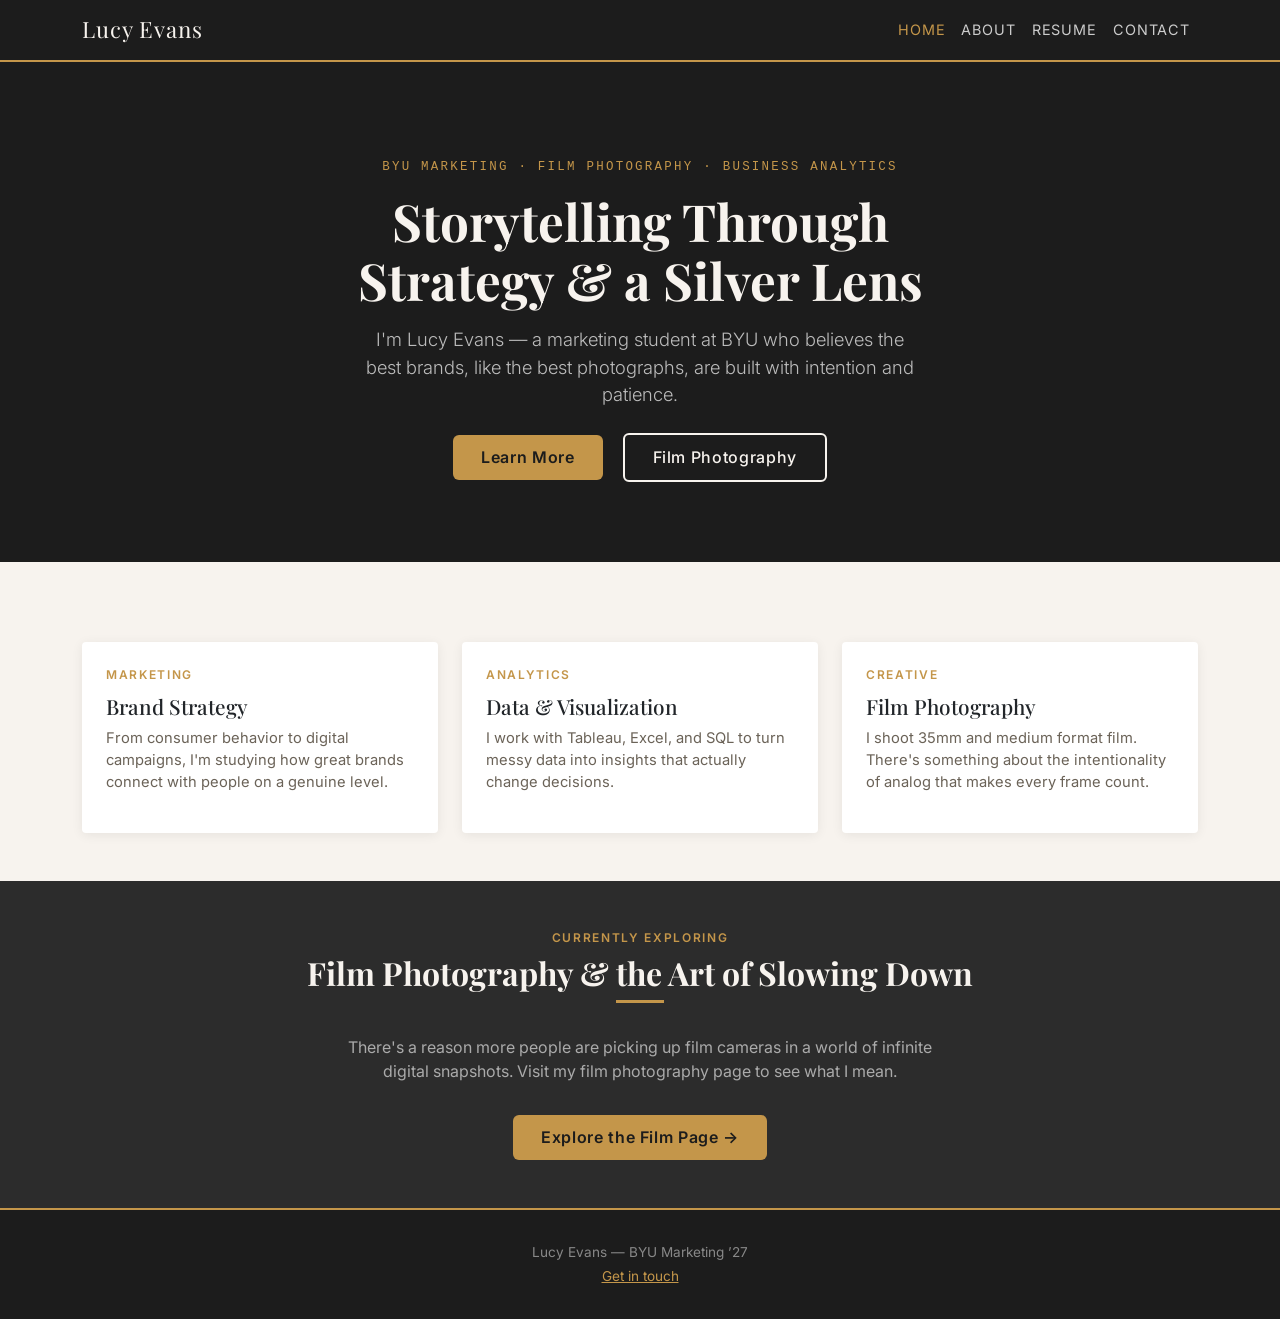
<file: index.html>
<!DOCTYPE html>
<html lang="en">
<head>
  <meta charset="UTF-8" />
  <meta name="viewport" content="width=device-width, initial-scale=1.0" />
  <title>Lucy Evans — Portfolio</title>
  <link rel="stylesheet" href="https://cdn.jsdelivr.net/npm/bootstrap@5.3.3/dist/css/bootstrap.min.css" />
  <link rel="stylesheet" href="css/bootstrap-custom.css" />
</head>
<body>

  <!-- Navbar -->
  <nav class="navbar navbar-expand-lg">
    <div class="container">
      <a class="navbar-brand" href="index.html">Lucy Evans</a>
      <button class="navbar-toggler" type="button" data-bs-toggle="collapse" data-bs-target="#mainNav">
        <span class="navbar-toggler-icon" style="filter: invert(1);"></span>
      </button>
      <div class="collapse navbar-collapse" id="mainNav">
        <ul class="navbar-nav ms-auto">
          <li class="nav-item"><a class="nav-link active" href="index.html">Home</a></li>
          <li class="nav-item"><a class="nav-link" href="about.html">About</a></li>
          <li class="nav-item"><a class="nav-link" href="resume.html">Resume</a></li>
          <li class="nav-item"><a class="nav-link" href="contact.html">Contact</a></li>
        </ul>
      </div>
    </div>
  </nav>

  <!-- Hero -->
  <section class="hero text-center">
    <div class="container">
      <p class="hero-label" style="font-size:0.78rem; letter-spacing:0.18em; text-transform:uppercase; color:#C4964A; font-family:monospace; margin-bottom:1rem;">BYU Marketing · Film Photography · Business Analytics</p>
      <h1>Storytelling Through<br>Strategy &amp; a Silver Lens</h1>
      <p class="lead mt-3 mb-4" style="max-width:560px; margin: 0.8rem auto 2rem;">I'm Lucy Evans — a marketing student at BYU who believes the best brands, like the best photographs, are built with intention and patience.</p>
      <a href="about.html" class="btn btn-accent me-3">Learn More</a>
      <a href="scratch.html" class="btn btn-outline-cream">Film Photography</a>
    </div>
  </section>

  <!-- Three-column intro -->
  <section class="py-5">
    <div class="container">
      <div class="row g-4 mt-2">

        <div class="col-md-4">
          <div class="card h-100 p-4">
            <div class="section-label">Marketing</div>
            <h3 class="mt-1 mb-2" style="font-size:1.3rem;">Brand Strategy</h3>
            <p style="font-size:0.92rem; color:#6B6358;">From consumer behavior to digital campaigns, I'm studying how great brands connect with people on a genuine level.</p>
          </div>
        </div>

        <div class="col-md-4">
          <div class="card h-100 p-4">
            <div class="section-label">Analytics</div>
            <h3 class="mt-1 mb-2" style="font-size:1.3rem;">Data &amp; Visualization</h3>
            <p style="font-size:0.92rem; color:#6B6358;">I work with Tableau, Excel, and SQL to turn messy data into insights that actually change decisions.</p>
          </div>
        </div>

        <div class="col-md-4">
          <div class="card h-100 p-4">
            <div class="section-label">Creative</div>
            <h3 class="mt-1 mb-2" style="font-size:1.3rem;">Film Photography</h3>
            <p style="font-size:0.92rem; color:#6B6358;">I shoot 35mm and medium format film. There's something about the intentionality of analog that makes every frame count.</p>
          </div>
        </div>

      </div>
    </div>
  </section>

  <!-- Feature strip -->
  <section class="py-5" style="background-color:#2C2C2C; color:#E8E0D0;">
    <div class="container text-center">
      <p class="section-label">Currently exploring</p>
      <h2 class="section-title" style="color:#F7F3EE;">Film Photography &amp; the Art of Slowing Down</h2>
      <div class="section-divider mx-auto"></div>
      <p style="max-width:600px; margin:0 auto 2rem; color:#AAA;">There's a reason more people are picking up film cameras in a world of infinite digital snapshots. Visit my film photography page to see what I mean.</p>
      <a href="scratch.html" class="btn btn-accent">Explore the Film Page →</a>
    </div>
  </section>

  <!-- Footer -->
  <footer class="text-center">
    <div class="container">
      <p class="mb-1">Lucy Evans &mdash; BYU Marketing &rsquo;27</p>
      <p class="mb-0"><a href="contact.html" style="color: #C4964A;">Get in touch</a></p>
    </div>
  </footer>

  <script src="https://cdn.jsdelivr.net/npm/bootstrap@5.3.3/dist/js/bootstrap.bundle.min.js"></script>
</body>
</html>
</file>
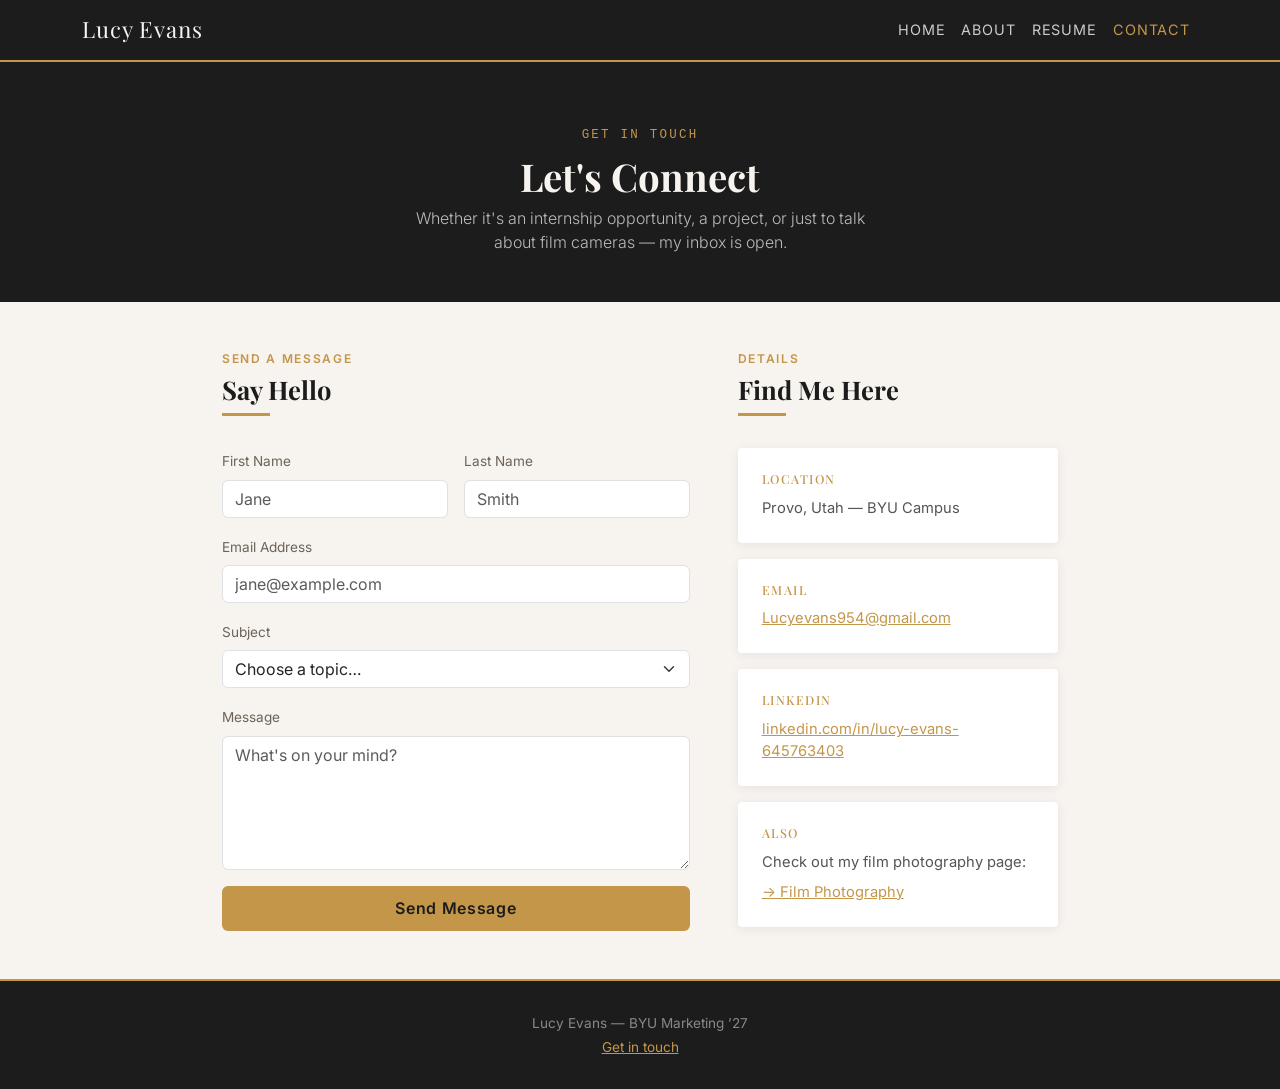
<file: contact.html>
<!DOCTYPE html>
<html lang="en">
<head>
  <meta charset="UTF-8" />
  <meta name="viewport" content="width=device-width, initial-scale=1.0" />
  <title>Contact — Lucy Evans</title>
  <link rel="stylesheet" href="https://cdn.jsdelivr.net/npm/bootstrap@5.3.3/dist/css/bootstrap.min.css" />
  <link rel="stylesheet" href="css/bootstrap-custom.css" />
</head>
<body>

  <!-- Navbar -->
  <nav class="navbar navbar-expand-lg">
    <div class="container">
      <a class="navbar-brand" href="index.html">Lucy Evans</a>
      <button class="navbar-toggler" type="button" data-bs-toggle="collapse" data-bs-target="#mainNav">
        <span class="navbar-toggler-icon" style="filter: invert(1);"></span>
      </button>
      <div class="collapse navbar-collapse" id="mainNav">
        <ul class="navbar-nav ms-auto">
          <li class="nav-item"><a class="nav-link" href="index.html">Home</a></li>
          <li class="nav-item"><a class="nav-link" href="about.html">About</a></li>
          <li class="nav-item"><a class="nav-link" href="resume.html">Resume</a></li>
          <li class="nav-item"><a class="nav-link active" href="contact.html">Contact</a></li>
        </ul>
      </div>
    </div>
  </nav>

  <!-- Page header -->
  <section class="hero text-center" style="padding: 4rem 0 3rem;">
    <div class="container">
      <p style="font-size:0.78rem; letter-spacing:0.18em; text-transform:uppercase; color:#C4964A; font-family:monospace; margin-bottom:0.6rem;">Get in Touch</p>
      <h1 style="font-size:2.4rem;">Let's Connect</h1>
      <p class="lead" style="color:#BBBBBB; font-size:1rem; max-width:480px; margin:0.5rem auto 0;">Whether it's an internship opportunity, a project, or just to talk about film cameras — my inbox is open.</p>
    </div>
  </section>

  <!-- Contact content -->
  <section class="py-5">
    <div class="container" style="max-width:860px;">
      <div class="row g-5">

        <!-- Form -->
        <div class="col-md-7">
          <p class="section-label">Send a Message</p>
          <h2 class="section-title" style="font-size:1.6rem;">Say Hello</h2>
          <div class="section-divider"></div>

          <form>
            <div class="row g-3">
              <div class="col-sm-6">
                <label for="fname" class="form-label" style="font-size:0.85rem; color:#6B6358;">First Name</label>
                <input type="text" class="form-control" id="fname" placeholder="Jane" />
              </div>
              <div class="col-sm-6">
                <label for="lname" class="form-label" style="font-size:0.85rem; color:#6B6358;">Last Name</label>
                <input type="text" class="form-control" id="lname" placeholder="Smith" />
              </div>
              <div class="col-12">
                <label for="email" class="form-label" style="font-size:0.85rem; color:#6B6358;">Email Address</label>
                <input type="email" class="form-control" id="email" placeholder="jane@example.com" />
              </div>
              <div class="col-12">
                <label for="subject" class="form-label" style="font-size:0.85rem; color:#6B6358;">Subject</label>
                <select class="form-select" id="subject">
                  <option value="">Choose a topic…</option>
                  <option>Internship Opportunity</option>
                  <option>Project Collaboration</option>
                  <option>Film Photography Chat</option>
                  <option>Other</option>
                </select>
              </div>
              <div class="col-12">
                <label for="message" class="form-label" style="font-size:0.85rem; color:#6B6358;">Message</label>
                <textarea class="form-control" id="message" rows="5" placeholder="What's on your mind?"></textarea>
              </div>
              <div class="col-12">
                <button type="submit" class="btn btn-accent w-100">Send Message</button>
              </div>
            </div>
          </form>
        </div>

        <!-- Info panel -->
        <div class="col-md-5">
          <p class="section-label">Details</p>
          <h2 class="section-title" style="font-size:1.6rem;">Find Me Here</h2>
          <div class="section-divider"></div>

          <div class="card p-4 mb-3">
            <h6 style="font-size:0.78rem; letter-spacing:0.12em; text-transform:uppercase; color:#C4964A; margin-bottom:0.6rem;">Location</h6>
            <p class="mb-0" style="font-size:0.92rem; color:#555;">Provo, Utah &mdash; BYU Campus</p>
          </div>

          <div class="card p-4 mb-3">
            <h6 style="font-size:0.78rem; letter-spacing:0.12em; text-transform:uppercase; color:#C4964A; margin-bottom:0.6rem;">Email</h6>
            <p class="mb-0" style="font-size:0.92rem; color:#555;"><a href="mailto:Lucyevans954@gmail.com" style="color:#C4964A;">Lucyevans954@gmail.com</a></p>
          </div>

          <div class="card p-4 mb-3">
            <h6 style="font-size:0.78rem; letter-spacing:0.12em; text-transform:uppercase; color:#C4964A; margin-bottom:0.6rem;">LinkedIn</h6>
            <p class="mb-0" style="font-size:0.92rem; color:#555;"><a href="https://www.linkedin.com/in/lucy-evans-645763403/" target="_blank" style="color:#C4964A;">linkedin.com/in/lucy-evans-645763403</a></p>
          </div>

          <div class="card p-4">
            <h6 style="font-size:0.78rem; letter-spacing:0.12em; text-transform:uppercase; color:#C4964A; margin-bottom:0.6rem;">Also</h6>
            <p style="font-size:0.92rem; color:#555; margin-bottom:0.5rem;">Check out my film photography page:</p>
            <a href="scratch.html" style="font-size:0.92rem; color:#C4964A;">→ Film Photography</a>
          </div>

        </div>

      </div>
    </div>
  </section>

  <!-- Footer -->
  <footer class="text-center">
    <div class="container">
      <p class="mb-1">Lucy Evans &mdash; BYU Marketing &rsquo;27</p>
      <p class="mb-0"><a href="contact.html" style="color: #C4964A;">Get in touch</a></p>
    </div>
  </footer>

  <script src="https://cdn.jsdelivr.net/npm/bootstrap@5.3.3/dist/js/bootstrap.bundle.min.js"></script>
</body>
</html>
</file>
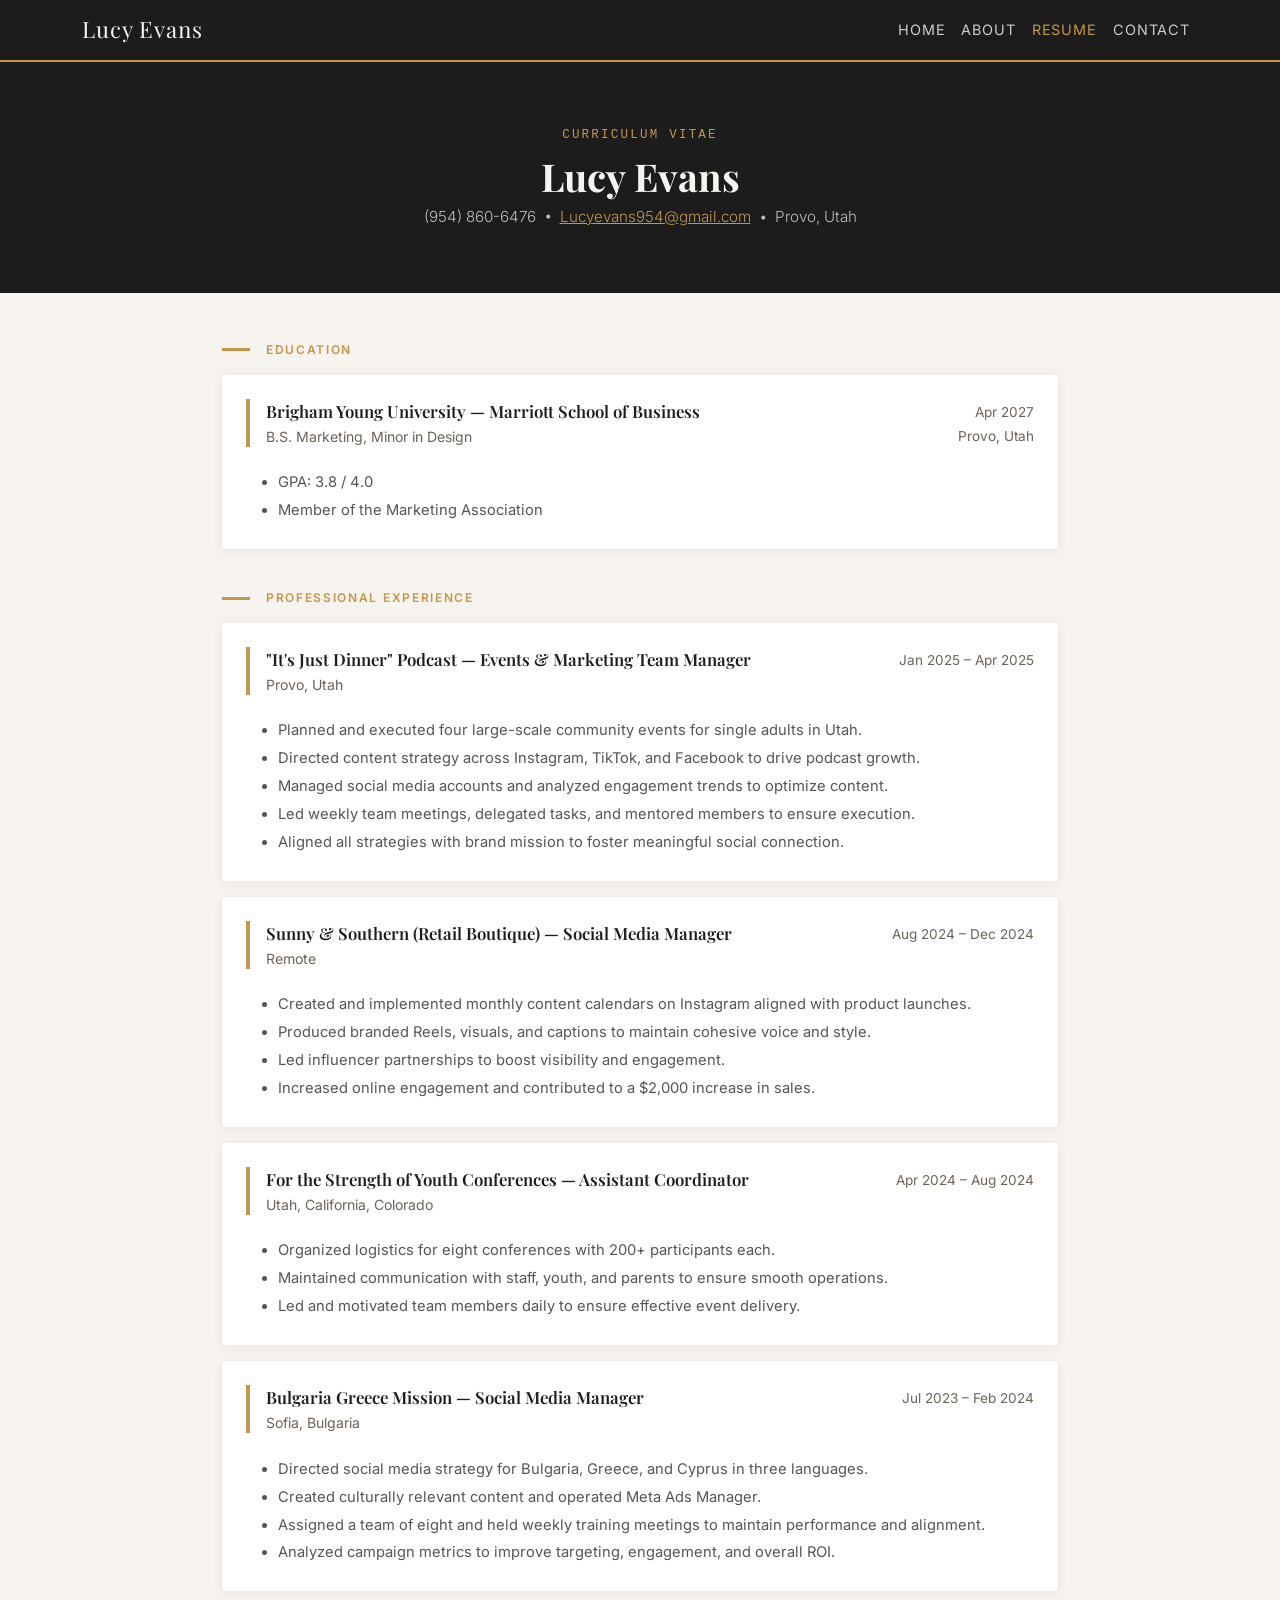
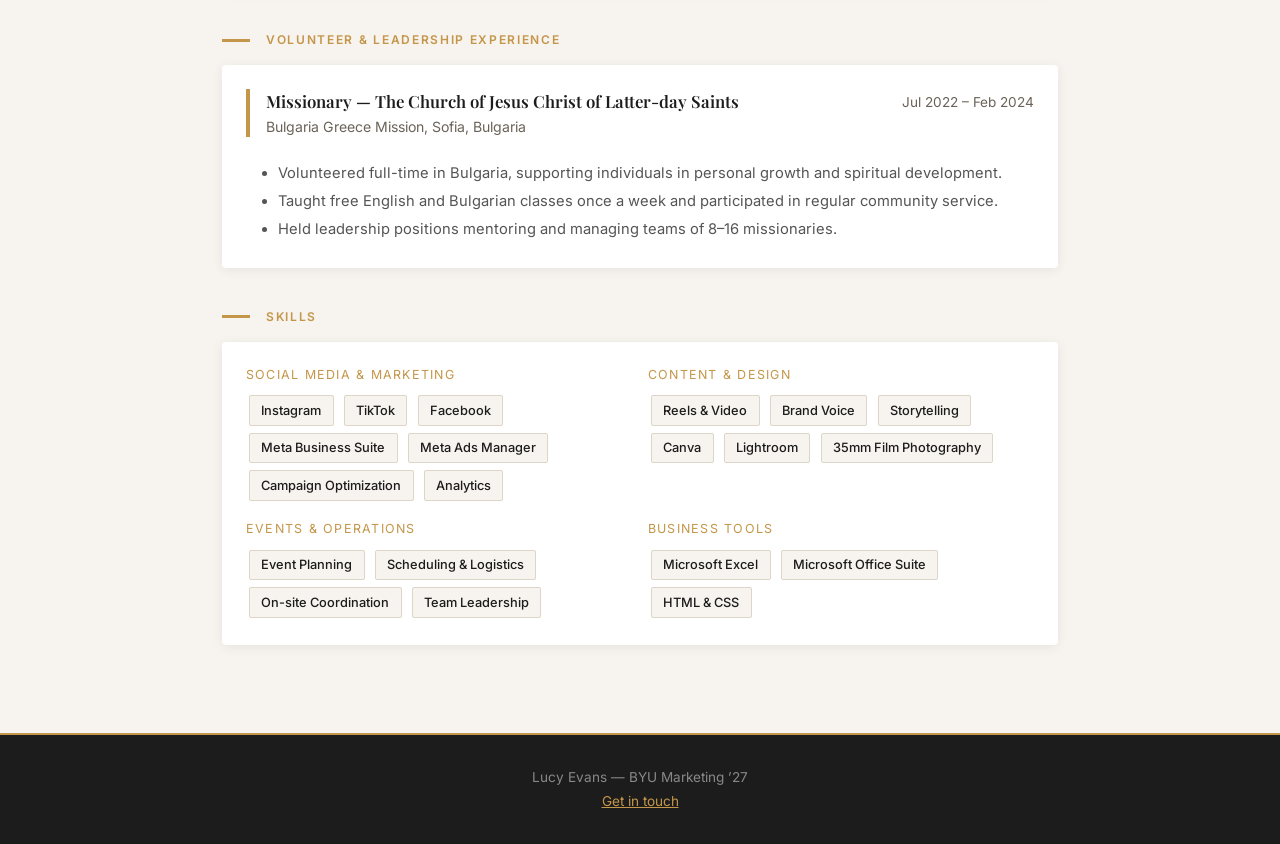
<file: resume.html>
<!DOCTYPE html>
<html lang="en">
<head>
  <meta charset="UTF-8" />
  <meta name="viewport" content="width=device-width, initial-scale=1.0" />
  <title>Resume — Lucy Evans</title>
  <link rel="stylesheet" href="https://cdn.jsdelivr.net/npm/bootstrap@5.3.3/dist/css/bootstrap.min.css" />
  <link rel="stylesheet" href="css/bootstrap-custom.css" />
</head>
<body>

  <!-- Navbar -->
  <nav class="navbar navbar-expand-lg">
    <div class="container">
      <a class="navbar-brand" href="index.html">Lucy Evans</a>
      <button class="navbar-toggler" type="button" data-bs-toggle="collapse" data-bs-target="#mainNav">
        <span class="navbar-toggler-icon" style="filter: invert(1);"></span>
      </button>
      <div class="collapse navbar-collapse" id="mainNav">
        <ul class="navbar-nav ms-auto">
          <li class="nav-item"><a class="nav-link" href="index.html">Home</a></li>
          <li class="nav-item"><a class="nav-link" href="about.html">About</a></li>
          <li class="nav-item"><a class="nav-link active" href="resume.html">Resume</a></li>
          <li class="nav-item"><a class="nav-link" href="contact.html">Contact</a></li>
        </ul>
      </div>
    </div>
  </nav>

  <!-- Page header -->
  <section class="hero text-center" style="padding: 4rem 0 3rem;">
    <div class="container">
      <p style="font-size:0.78rem; letter-spacing:0.18em; text-transform:uppercase; color:#C4964A; font-family:monospace; margin-bottom:0.6rem;">Curriculum Vitae</p>
      <h1 style="font-size:2.4rem;">Lucy Evans</h1>
      <p class="lead" style="color:#BBBBBB; font-size:0.95rem;">
        (954) 860-6476 &nbsp;&bull;&nbsp;
        <a href="mailto:Lucyevans954@gmail.com" style="color:#C4964A;">Lucyevans954@gmail.com</a>
        &nbsp;&bull;&nbsp; Provo, Utah
      </p>
    </div>
  </section>

  <!-- Resume body -->
  <section class="py-5">
    <div class="container" style="max-width: 860px;">

      <!-- Education -->
      <div class="resume-section">
        <div class="d-flex align-items-center mb-3">
          <div class="section-divider me-3 mb-0" style="margin-bottom:0 !important; width:28px; height:3px; flex-shrink:0;"></div>
          <p class="section-label mb-0">Education</p>
        </div>

        <div class="card p-4">
          <div class="d-flex justify-content-between flex-wrap">
            <div>
              <div class="card-header-accent">
                <div class="resume-entry-title">Brigham Young University &mdash; Marriott School of Business</div>
                <div class="resume-entry-sub">B.S. Marketing, Minor in Design</div>
              </div>
            </div>
            <div class="text-end">
              <span style="font-size:0.85rem; color:#6B6358;">Apr 2027</span><br>
              <span style="font-size:0.85rem; color:#6B6358;">Provo, Utah</span>
            </div>
          </div>
          <ul class="mt-3 mb-0" style="font-size:0.92rem; color:#555; line-height:1.9;">
            <li>GPA: 3.8 / 4.0</li>
            <li>Member of the Marketing Association</li>
          </ul>
        </div>
      </div>

      <!-- Professional Experience -->
      <div class="resume-section">
        <div class="d-flex align-items-center mb-3">
          <div class="section-divider me-3 mb-0" style="margin-bottom:0 !important; width:28px; height:3px; flex-shrink:0;"></div>
          <p class="section-label mb-0">Professional Experience</p>
        </div>

        <!-- It's Just Dinner -->
        <div class="card p-4 mb-3">
          <div class="d-flex justify-content-between flex-wrap">
            <div>
              <div class="card-header-accent">
                <div class="resume-entry-title">"It's Just Dinner" Podcast &mdash; Events &amp; Marketing Team Manager</div>
                <div class="resume-entry-sub">Provo, Utah</div>
              </div>
            </div>
            <div class="text-end">
              <span style="font-size:0.85rem; color:#6B6358;">Jan 2025 &ndash; Apr 2025</span>
            </div>
          </div>
          <ul class="mt-3 mb-0" style="font-size:0.92rem; color:#555; line-height:1.9;">
            <li>Planned and executed four large-scale community events for single adults in Utah.</li>
            <li>Directed content strategy across Instagram, TikTok, and Facebook to drive podcast growth.</li>
            <li>Managed social media accounts and analyzed engagement trends to optimize content.</li>
            <li>Led weekly team meetings, delegated tasks, and mentored members to ensure execution.</li>
            <li>Aligned all strategies with brand mission to foster meaningful social connection.</li>
          </ul>
        </div>

        <!-- Sunny & Southern -->
        <div class="card p-4 mb-3">
          <div class="d-flex justify-content-between flex-wrap">
            <div>
              <div class="card-header-accent">
                <div class="resume-entry-title">Sunny &amp; Southern (Retail Boutique) &mdash; Social Media Manager</div>
                <div class="resume-entry-sub">Remote</div>
              </div>
            </div>
            <div class="text-end">
              <span style="font-size:0.85rem; color:#6B6358;">Aug 2024 &ndash; Dec 2024</span>
            </div>
          </div>
          <ul class="mt-3 mb-0" style="font-size:0.92rem; color:#555; line-height:1.9;">
            <li>Created and implemented monthly content calendars on Instagram aligned with product launches.</li>
            <li>Produced branded Reels, visuals, and captions to maintain cohesive voice and style.</li>
            <li>Led influencer partnerships to boost visibility and engagement.</li>
            <li>Increased online engagement and contributed to a $2,000 increase in sales.</li>
          </ul>
        </div>

        <!-- FSY -->
        <div class="card p-4 mb-3">
          <div class="d-flex justify-content-between flex-wrap">
            <div>
              <div class="card-header-accent">
                <div class="resume-entry-title">For the Strength of Youth Conferences &mdash; Assistant Coordinator</div>
                <div class="resume-entry-sub">Utah, California, Colorado</div>
              </div>
            </div>
            <div class="text-end">
              <span style="font-size:0.85rem; color:#6B6358;">Apr 2024 &ndash; Aug 2024</span>
            </div>
          </div>
          <ul class="mt-3 mb-0" style="font-size:0.92rem; color:#555; line-height:1.9;">
            <li>Organized logistics for eight conferences with 200+ participants each.</li>
            <li>Maintained communication with staff, youth, and parents to ensure smooth operations.</li>
            <li>Led and motivated team members daily to ensure effective event delivery.</li>
          </ul>
        </div>

        <!-- Bulgaria Greece Mission -->
        <div class="card p-4">
          <div class="d-flex justify-content-between flex-wrap">
            <div>
              <div class="card-header-accent">
                <div class="resume-entry-title">Bulgaria Greece Mission &mdash; Social Media Manager</div>
                <div class="resume-entry-sub">Sofia, Bulgaria</div>
              </div>
            </div>
            <div class="text-end">
              <span style="font-size:0.85rem; color:#6B6358;">Jul 2023 &ndash; Feb 2024</span>
            </div>
          </div>
          <ul class="mt-3 mb-0" style="font-size:0.92rem; color:#555; line-height:1.9;">
            <li>Directed social media strategy for Bulgaria, Greece, and Cyprus in three languages.</li>
            <li>Created culturally relevant content and operated Meta Ads Manager.</li>
            <li>Assigned a team of eight and held weekly training meetings to maintain performance and alignment.</li>
            <li>Analyzed campaign metrics to improve targeting, engagement, and overall ROI.</li>
          </ul>
        </div>
      </div>

      <!-- Volunteer & Leadership -->
      <div class="resume-section">
        <div class="d-flex align-items-center mb-3">
          <div class="section-divider me-3 mb-0" style="margin-bottom:0 !important; width:28px; height:3px; flex-shrink:0;"></div>
          <p class="section-label mb-0">Volunteer &amp; Leadership Experience</p>
        </div>

        <div class="card p-4">
          <div class="d-flex justify-content-between flex-wrap">
            <div>
              <div class="card-header-accent">
                <div class="resume-entry-title">Missionary &mdash; The Church of Jesus Christ of Latter-day Saints</div>
                <div class="resume-entry-sub">Bulgaria Greece Mission, Sofia, Bulgaria</div>
              </div>
            </div>
            <div class="text-end">
              <span style="font-size:0.85rem; color:#6B6358;">Jul 2022 &ndash; Feb 2024</span>
            </div>
          </div>
          <ul class="mt-3 mb-0" style="font-size:0.92rem; color:#555; line-height:1.9;">
            <li>Volunteered full-time in Bulgaria, supporting individuals in personal growth and spiritual development.</li>
            <li>Taught free English and Bulgarian classes once a week and participated in regular community service.</li>
            <li>Held leadership positions mentoring and managing teams of 8&ndash;16 missionaries.</li>
          </ul>
        </div>
      </div>

      <!-- Skills -->
      <div class="resume-section">
        <div class="d-flex align-items-center mb-3">
          <div class="section-divider me-3 mb-0" style="margin-bottom:0 !important; width:28px; height:3px; flex-shrink:0;"></div>
          <p class="section-label mb-0">Skills</p>
        </div>

        <div class="card p-4">
          <div class="row g-3">
            <div class="col-md-6">
              <p style="font-size:0.78rem; letter-spacing:0.1em; text-transform:uppercase; color:#C4964A; margin-bottom:0.5rem;">Social Media &amp; Marketing</p>
              <div>
                <span class="badge-skill">Instagram</span>
                <span class="badge-skill">TikTok</span>
                <span class="badge-skill">Facebook</span>
                <span class="badge-skill">Meta Business Suite</span>
                <span class="badge-skill">Meta Ads Manager</span>
                <span class="badge-skill">Campaign Optimization</span>
                <span class="badge-skill">Analytics</span>
              </div>
            </div>
            <div class="col-md-6">
              <p style="font-size:0.78rem; letter-spacing:0.1em; text-transform:uppercase; color:#C4964A; margin-bottom:0.5rem;">Content &amp; Design</p>
              <div>
                <span class="badge-skill">Reels &amp; Video</span>
                <span class="badge-skill">Brand Voice</span>
                <span class="badge-skill">Storytelling</span>
                <span class="badge-skill">Canva</span>
                <span class="badge-skill">Lightroom</span>
                <span class="badge-skill">35mm Film Photography</span>
              </div>
            </div>
            <div class="col-md-6">
              <p style="font-size:0.78rem; letter-spacing:0.1em; text-transform:uppercase; color:#C4964A; margin-bottom:0.5rem;">Events &amp; Operations</p>
              <div>
                <span class="badge-skill">Event Planning</span>
                <span class="badge-skill">Scheduling &amp; Logistics</span>
                <span class="badge-skill">On-site Coordination</span>
                <span class="badge-skill">Team Leadership</span>
              </div>
            </div>
            <div class="col-md-6">
              <p style="font-size:0.78rem; letter-spacing:0.1em; text-transform:uppercase; color:#C4964A; margin-bottom:0.5rem;">Business Tools</p>
              <div>
                <span class="badge-skill">Microsoft Excel</span>
                <span class="badge-skill">Microsoft Office Suite</span>
                <span class="badge-skill">HTML &amp; CSS</span>
              </div>
            </div>
          </div>
        </div>
      </div>

    </div><!-- /.container -->
  </section>

  <!-- Footer -->
  <footer class="text-center">
    <div class="container">
      <p class="mb-1">Lucy Evans &mdash; BYU Marketing &rsquo;27</p>
      <p class="mb-0"><a href="contact.html" style="color: #C4964A;">Get in touch</a></p>
    </div>
  </footer>

  <script src="https://cdn.jsdelivr.net/npm/bootstrap@5.3.3/dist/js/bootstrap.bundle.min.js"></script>
</body>
</html>
</file>
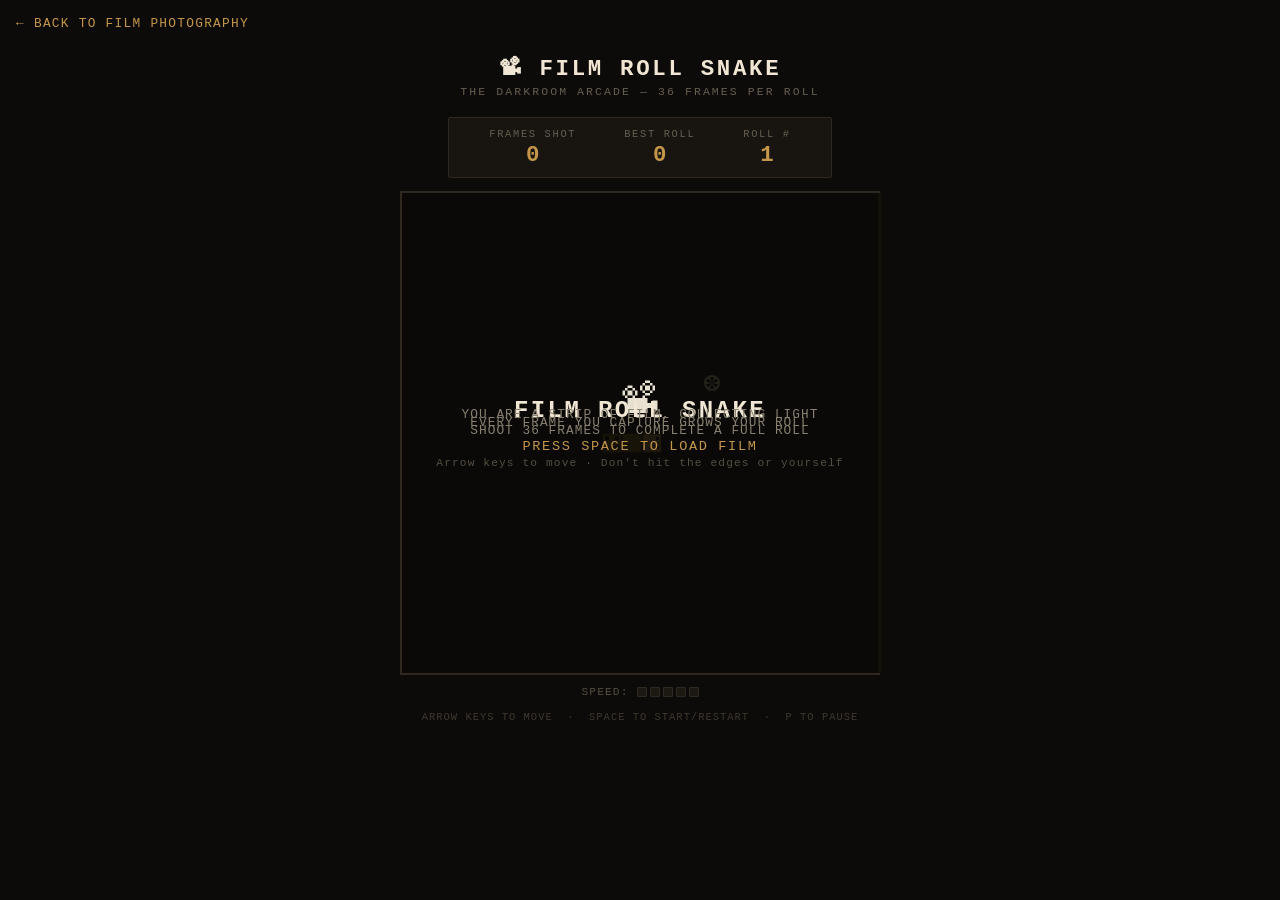
<file: snake.html>
<!DOCTYPE html>
<html lang="en">
<head>
  <meta charset="UTF-8" />
  <meta name="viewport" content="width=device-width, initial-scale=1.0" />
  <title>Film Roll Snake — Lucy Evans</title>
  <style>
    /* ── Reset & base ─────────────────────────────────────── */
    *, *::before, *::after { box-sizing: border-box; margin: 0; padding: 0; }

    body {
      background-color: #0D0B09;
      font-family: 'Courier New', Courier, monospace;
      color: #E8E0D0;
      display: flex;
      flex-direction: column;
      align-items: center;
      min-height: 100vh;
      padding: 1rem;
    }

    /* ── Back link ────────────────────────────────────────── */
    .back-link {
      align-self: flex-start;
      margin-bottom: 1.5rem;
      font-size: 0.8rem;
      letter-spacing: 0.1em;
      text-transform: uppercase;
    }
    .back-link a {
      color: #C4964A;
      text-decoration: none;
      transition: color 0.2s;
    }
    .back-link a:hover { color: #E0B870; }

    /* ── Game header ──────────────────────────────────────── */
    .game-header {
      text-align: center;
      margin-bottom: 1.2rem;
    }

    .game-title {
      font-family: 'Courier New', monospace;
      font-size: 1.4rem;
      font-weight: bold;
      color: #F0E6D3;
      letter-spacing: 0.12em;
      text-transform: uppercase;
    }

    .game-subtitle {
      font-size: 0.72rem;
      color: #665E50;
      letter-spacing: 0.18em;
      text-transform: uppercase;
      margin-top: 0.2rem;
    }

    /* ── Score bar ────────────────────────────────────────── */
    .scoreboard {
      display: flex;
      gap: 3rem;
      justify-content: center;
      margin-bottom: 0.8rem;
      background: #181510;
      border: 1px solid #2E2820;
      padding: 0.6rem 2.5rem;
      border-radius: 2px;
    }

    .score-item {
      text-align: center;
    }

    .score-label {
      font-size: 0.65rem;
      letter-spacing: 0.16em;
      text-transform: uppercase;
      color: #665E50;
      margin-bottom: 0.1rem;
    }

    .score-value {
      font-size: 1.4rem;
      font-weight: bold;
      color: #C4964A;
    }

    /* ── Canvas wrapper ───────────────────────────────────── */
    .canvas-wrapper {
      position: relative;
      border: 2px solid #2E2820;
      line-height: 0;
      width: 480px;
      margin: 0 auto;
    }

    canvas {
      display: block;
      background: #0A0907;
    }

    /* ── Overlay screens ──────────────────────────────────── */
    .overlay {
      position: absolute;
      inset: 0;
      display: flex;
      flex-direction: column;
      align-items: center;
      justify-content: center;
      background: rgba(10, 9, 7, 0.88);
      text-align: center;
      padding: 2rem;
    }

    .overlay.hidden { display: none; }

    .overlay-icon {
      font-size: 2.5rem;
      margin-bottom: 0.5rem;
    }

    .overlay h2 {
      font-size: 1.5rem;
      color: #F0E6D3;
      letter-spacing: 0.1em;
      text-transform: uppercase;
      margin-bottom: 0.3rem;
    }

    .overlay p {
      font-size: 0.8rem;
      color: #888070;
      letter-spacing: 0.08em;
      text-transform: uppercase;
      margin-bottom: 0.2rem;
    }

    .overlay .final-score {
      font-size: 2rem;
      color: #C4964A;
      font-weight: bold;
      margin: 0.6rem 0;
    }

    .overlay .hint {
      font-size: 0.7rem;
      color: #554E42;
      margin-top: 1rem;
      letter-spacing: 0.1em;
    }

    .overlay .flash-text {
      font-size: 0.85rem;
      color: #C4964A;
      letter-spacing: 0.12em;
      text-transform: uppercase;
      animation: blink 1.1s step-end infinite;
      margin-top: 0.8rem;
    }

    @keyframes blink {
      0%, 100% { opacity: 1; }
      50%       { opacity: 0; }
    }

    /* ── Speed indicator ──────────────────────────────────── */
    .speed-bar {
      display: flex;
      align-items: center;
      gap: 0.5rem;
      margin-top: 0.7rem;
      font-size: 0.7rem;
      color: #554E42;
      letter-spacing: 0.1em;
      text-transform: uppercase;
    }

    .speed-pips {
      display: flex;
      gap: 3px;
    }

    .pip {
      width: 10px;
      height: 10px;
      border: 1px solid #2E2820;
      border-radius: 1px;
      background: #1C1812;
      transition: background 0.3s;
    }

    .pip.lit { background: #C4964A; }

    /* ── Controls hint ────────────────────────────────────── */
    .controls-hint {
      margin-top: 0.8rem;
      font-size: 0.65rem;
      color: #3E3830;
      letter-spacing: 0.1em;
      text-transform: uppercase;
      text-align: center;
    }
  </style>
</head>
<body>

  <div class="back-link">
    <a href="scratch.html">← Back to Film Photography</a>
  </div>

  <div class="game-header">
    <div class="game-title">📽 Film Roll Snake</div>
    <div class="game-subtitle">The darkroom arcade — 36 frames per roll</div>
  </div>

  <div class="scoreboard">
    <div class="score-item">
      <div class="score-label">Frames Shot</div>
      <div class="score-value" id="scoreDisplay">0</div>
    </div>
    <div class="score-item">
      <div class="score-label">Best Roll</div>
      <div class="score-value" id="highScoreDisplay">0</div>
    </div>
    <div class="score-item">
      <div class="score-label">Roll #</div>
      <div class="score-value" id="rollDisplay">1</div>
    </div>
  </div>

  <div class="canvas-wrapper">
    <canvas id="gameCanvas" width="480" height="480"></canvas>

    <!-- Start screen -->
    <div class="overlay" id="startScreen">
      <div class="overlay-icon">📽</div>
      <h2>Film Roll Snake</h2>
      <p>You are a strip of film, collecting light</p>
      <p style="margin-top:0.3rem;">Every frame you capture grows your roll</p>
      <p style="margin-top:0.3rem;">Shoot 36 frames to complete a full roll</p>
      <div class="flash-text">Press SPACE to load film</div>
      <div class="hint">Arrow keys to move · Don't hit the edges or yourself</div>
    </div>

    <!-- Game over screen -->
    <div class="overlay hidden" id="gameOverScreen">
      <div class="overlay-icon">🎞️</div>
      <h2>Film Exhausted</h2>
      <p>Frames captured this roll:</p>
      <div class="final-score" id="finalScore">0</div>
      <p id="rollCompleteMsg" style="color:#C4964A; display:none;">Full roll completed! 🏆</p>
      <div class="flash-text">Press SPACE to reload</div>
    </div>

    <!-- Roll complete celebration (brief) -->
    <div class="overlay hidden" id="rollCompleteScreen">
      <div class="overlay-icon">✨</div>
      <h2>Roll Complete!</h2>
      <p>36 frames — perfect roll</p>
      <p style="color:#C4964A; margin-top:0.5rem;" id="rollCompleteRollNum"></p>
      <div class="flash-text">Loading next roll…</div>
    </div>
  </div>

  <div class="speed-bar">
    <span>Speed:</span>
    <div class="speed-pips" id="speedPips">
      <div class="pip" id="pip0"></div>
      <div class="pip" id="pip1"></div>
      <div class="pip" id="pip2"></div>
      <div class="pip" id="pip3"></div>
      <div class="pip" id="pip4"></div>
    </div>
  </div>

  <div class="controls-hint">Arrow keys to move &nbsp;·&nbsp; SPACE to start/restart &nbsp;·&nbsp; P to pause</div>

<script>
(function() {
  // ── Config ────────────────────────────────────────────────
  const CANVAS_SIZE  = 480;
  const CELL         = 20;          // px per grid cell
  const GRID         = CANVAS_SIZE / CELL;  // 24 cells
  const BASE_SPEED   = 140;         // ms per tick (normal)
  const SPEED_STEP   = 12;          // ms faster per 5 points
  const MIN_SPEED    = 60;          // ms (fastest)
  const FRAMES_PER_ROLL = 36;

  // ── Canvas setup ─────────────────────────────────────────
  const canvas  = document.getElementById('gameCanvas');
  const ctx     = canvas.getContext('2d');

  // ── State ─────────────────────────────────────────────────
  let snake, dir, nextDir, food, specialFood;
  let score, highScore, rollNumber;
  let gameRunning, gamePaused;
  let loopTimer;
  let specialFoodTimer;

  highScore = 0;
  rollNumber = 1;

  // ── DOM refs ──────────────────────────────────────────────
  const scoreEl     = document.getElementById('scoreDisplay');
  const hiEl        = document.getElementById('highScoreDisplay');
  const rollEl      = document.getElementById('rollDisplay');
  const startScreen = document.getElementById('startScreen');
  const gameOverScreen = document.getElementById('gameOverScreen');
  const finalScoreEl = document.getElementById('finalScore');
  const rollCompleteScreen = document.getElementById('rollCompleteScreen');
  const rollCompleteRollNum = document.getElementById('rollCompleteRollNum');
  const rollCompleteMsg = document.getElementById('rollCompleteMsg');
  const pips = [0,1,2,3,4].map(i => document.getElementById('pip'+i));

  // ── Colors ────────────────────────────────────────────────
  const COLORS = {
    grid:         '#111009',
    gridLine:     '#16130F',
    snakeHead:    '#C4964A',
    snakeBody:    '#8B6914',
    snakeEdge:    '#6B4F10',
    filmHole:     '#0A0907',
    food:         '#E8D5A0',
    foodGlow:     'rgba(232,213,160,0.25)',
    specialFood:  '#FF6B6B',
    specialGlow:  'rgba(255,107,107,0.3)',
    text:         '#C8BFB0',
  };

  // ── Initialise / reset ────────────────────────────────────
  function initGame() {
    clearTimeout(loopTimer);
    clearTimeout(specialFoodTimer);

    snake = [
      { x: 12, y: 12 },
      { x: 11, y: 12 },
      { x: 10, y: 12 },
    ];
    dir      = { x: 1, y: 0 };
    nextDir  = { x: 1, y: 0 };
    score    = 0;
    specialFood = null;
    placeFood();
    updateUI();
  }

  // ── Place regular food ────────────────────────────────────
  function placeFood() {
    let pos;
    do {
      pos = { x: Math.floor(Math.random() * GRID), y: Math.floor(Math.random() * GRID) };
    } while (onSnake(pos) || (specialFood && specialFood.x === pos.x && specialFood.y === pos.y));
    food = pos;

    // 20% chance to spawn special food (flash bulb) after each regular food
    if (!specialFood && Math.random() < 0.2) {
      spawnSpecialFood();
    }
  }

  function spawnSpecialFood() {
    let pos;
    do {
      pos = { x: Math.floor(Math.random() * GRID), y: Math.floor(Math.random() * GRID) };
    } while (onSnake(pos) || (food && food.x === pos.x && food.y === pos.y));
    specialFood = pos;

    // Special food disappears after 6 seconds
    clearTimeout(specialFoodTimer);
    specialFoodTimer = setTimeout(() => {
      specialFood = null;
    }, 6000);
  }

  function onSnake(pos) {
    return snake.some(s => s.x === pos.x && s.y === pos.y);
  }

  // ── Game tick ─────────────────────────────────────────────
  function tick() {
    if (!gameRunning || gamePaused) return;

    dir = { ...nextDir };

    const head = { x: snake[0].x + dir.x, y: snake[0].y + dir.y };

    // Wall collision
    if (head.x < 0 || head.x >= GRID || head.y < 0 || head.y >= GRID) {
      endGame(); return;
    }
    // Self collision
    if (snake.some(s => s.x === head.x && s.y === head.y)) {
      endGame(); return;
    }

    snake.unshift(head);

    let grew = false;

    // Regular food
    if (head.x === food.x && head.y === food.y) {
      score++;
      grew = true;
      placeFood();
    }

    // Special food (worth 3 points, flash bulb effect)
    if (specialFood && head.x === specialFood.x && head.y === specialFood.y) {
      score += 3;
      grew = true;
      specialFood = null;
      clearTimeout(specialFoodTimer);
    }

    if (!grew) snake.pop();

    updateUI();
    draw();

    // Check for full roll completion
    if (score >= FRAMES_PER_ROLL) {
      handleRollComplete();
      return;
    }

    const speed = Math.max(MIN_SPEED, BASE_SPEED - Math.floor(score / 5) * SPEED_STEP);
    loopTimer = setTimeout(tick, speed);
  }

  function handleRollComplete() {
    gameRunning = false;
    rollNumber++;
    rollCompleteRollNum.textContent = 'Starting Roll #' + rollNumber;
    showScreen(rollCompleteScreen);
    setTimeout(() => {
      hideAllScreens();
      initGame();
      startGame();
    }, 2200);
  }

  // ── UI helpers ────────────────────────────────────────────
  function updateUI() {
    if (score > highScore) highScore = score;
    scoreEl.textContent = score;
    hiEl.textContent    = highScore;
    rollEl.textContent  = rollNumber;

    // Speed pips: one pip per 5-point interval
    const level = Math.min(5, Math.floor(score / 5));
    pips.forEach((pip, i) => {
      pip.classList.toggle('lit', i < level);
    });
  }

  // ── Drawing ───────────────────────────────────────────────
  function draw() {
    // Background grid
    ctx.fillStyle = COLORS.grid;
    ctx.fillRect(0, 0, CANVAS_SIZE, CANVAS_SIZE);

    // Subtle grid lines
    ctx.strokeStyle = COLORS.gridLine;
    ctx.lineWidth = 0.5;
    for (let i = 0; i <= GRID; i++) {
      ctx.beginPath(); ctx.moveTo(i * CELL, 0); ctx.lineTo(i * CELL, CANVAS_SIZE); ctx.stroke();
      ctx.beginPath(); ctx.moveTo(0, i * CELL); ctx.lineTo(CANVAS_SIZE, i * CELL); ctx.stroke();
    }

    // Special food (flash bulb — red glow)
    if (specialFood) {
      const sfx = specialFood.x * CELL;
      const sfy = specialFood.y * CELL;
      const t = Date.now() / 400;
      const pulse = 0.7 + 0.3 * Math.sin(t);

      ctx.save();
      ctx.globalAlpha = pulse;
      const sfGrad = ctx.createRadialGradient(sfx + CELL/2, sfy + CELL/2, 2, sfx + CELL/2, sfy + CELL/2, CELL);
      sfGrad.addColorStop(0, COLORS.specialFood);
      sfGrad.addColorStop(1, 'transparent');
      ctx.fillStyle = sfGrad;
      ctx.beginPath();
      ctx.arc(sfx + CELL/2, sfy + CELL/2, CELL, 0, Math.PI * 2);
      ctx.fill();
      ctx.restore();

      ctx.fillStyle = COLORS.specialFood;
      ctx.beginPath();
      ctx.arc(sfx + CELL/2, sfy + CELL/2, CELL / 2.8, 0, Math.PI * 2);
      ctx.fill();

      // ⚡ label
      ctx.fillStyle = '#FFF';
      ctx.font = 'bold 9px monospace';
      ctx.textAlign = 'center';
      ctx.textBaseline = 'middle';
      ctx.fillText('+3', sfx + CELL/2, sfy + CELL/2);
    }

    // Regular food (film canister icon look — circle with cross)
    if (food) {
      const fx = food.x * CELL;
      const fy = food.y * CELL;
      const t = Date.now() / 600;
      const pulse = 0.5 + 0.5 * Math.sin(t);

      // Glow
      ctx.save();
      ctx.globalAlpha = 0.4 * pulse;
      const grd = ctx.createRadialGradient(fx + CELL/2, fy + CELL/2, 1, fx + CELL/2, fy + CELL/2, CELL);
      grd.addColorStop(0, COLORS.food);
      grd.addColorStop(1, 'transparent');
      ctx.fillStyle = grd;
      ctx.beginPath();
      ctx.arc(fx + CELL/2, fy + CELL/2, CELL, 0, Math.PI * 2);
      ctx.fill();
      ctx.restore();

      // Food dot
      ctx.fillStyle = COLORS.food;
      ctx.beginPath();
      ctx.arc(fx + CELL/2, fy + CELL/2, CELL / 2.5, 0, Math.PI * 2);
      ctx.fill();

      // Aperture blades (6-point star)
      ctx.save();
      ctx.translate(fx + CELL/2, fy + CELL/2);
      ctx.fillStyle = '#0A0907';
      for (let i = 0; i < 6; i++) {
        ctx.save();
        ctx.rotate((Math.PI / 3) * i);
        ctx.beginPath();
        ctx.moveTo(0, 0);
        ctx.lineTo(-2, CELL / 3.5);
        ctx.lineTo(2, CELL / 3.5);
        ctx.closePath();
        ctx.fill();
        ctx.restore();
      }
      ctx.restore();
    }

    // Snake — draw as film strip
    snake.forEach((seg, i) => {
      const x = seg.x * CELL;
      const y = seg.y * CELL;
      const isHead = i === 0;

      // Body fill
      ctx.fillStyle = isHead ? COLORS.snakeHead : COLORS.snakeBody;
      ctx.fillRect(x + 1, y + 1, CELL - 2, CELL - 2);

      // Edge highlight (darker)
      ctx.strokeStyle = COLORS.snakeEdge;
      ctx.lineWidth = 1;
      ctx.strokeRect(x + 1, y + 1, CELL - 2, CELL - 2);

      if (isHead) {
        // Eyes
        ctx.fillStyle = '#0A0907';
        const eyeOffset = 4;
        const eyeSize   = 3;
        if (dir.x === 1) {
          ctx.fillRect(x + CELL - 6, y + eyeOffset, eyeSize, eyeSize);
          ctx.fillRect(x + CELL - 6, y + CELL - eyeOffset - eyeSize, eyeSize, eyeSize);
        } else if (dir.x === -1) {
          ctx.fillRect(x + 3, y + eyeOffset, eyeSize, eyeSize);
          ctx.fillRect(x + 3, y + CELL - eyeOffset - eyeSize, eyeSize, eyeSize);
        } else if (dir.y === -1) {
          ctx.fillRect(x + eyeOffset, y + 3, eyeSize, eyeSize);
          ctx.fillRect(x + CELL - eyeOffset - eyeSize, y + 3, eyeSize, eyeSize);
        } else {
          ctx.fillRect(x + eyeOffset, y + CELL - 6, eyeSize, eyeSize);
          ctx.fillRect(x + CELL - eyeOffset - eyeSize, y + CELL - 6, eyeSize, eyeSize);
        }
      } else {
        // Film perforation holes on body segments (alternating)
        if (i % 2 === 0) {
          ctx.fillStyle = COLORS.filmHole;
          const hSize = 4;
          const hPad  = 3;
          ctx.fillRect(x + hPad, y + hPad, hSize, hSize);
          ctx.fillRect(x + CELL - hPad - hSize, y + hPad, hSize, hSize);
          ctx.fillRect(x + hPad, y + CELL - hPad - hSize, hSize, hSize);
          ctx.fillRect(x + CELL - hPad - hSize, y + CELL - hPad - hSize, hSize, hSize);
        }
      }
    });

    // Progress indicator (film frames remaining)
    const progress = Math.min(score / FRAMES_PER_ROLL, 1);
    ctx.fillStyle = 'rgba(196,150,74,0.15)';
    ctx.fillRect(0, CANVAS_SIZE - 4, CANVAS_SIZE * progress, 4);
    ctx.fillStyle = '#C4964A';
    ctx.fillRect(0, CANVAS_SIZE - 4, CANVAS_SIZE * progress, 4);
  }

  // ── Screens ───────────────────────────────────────────────
  function hideAllScreens() {
    [startScreen, gameOverScreen, rollCompleteScreen].forEach(s => s.classList.add('hidden'));
  }

  function showScreen(el) {
    hideAllScreens();
    el.classList.remove('hidden');
  }

  // ── Game flow ─────────────────────────────────────────────
  function startGame() {
    hideAllScreens();
    gameRunning = true;
    gamePaused  = false;
    tick();
  }

  function endGame() {
    gameRunning = false;
    clearTimeout(loopTimer);
    if (score > highScore) highScore = score;
    finalScoreEl.textContent = score;
    rollCompleteMsg.style.display = (score >= FRAMES_PER_ROLL) ? 'block' : 'none';
    showScreen(gameOverScreen);
    draw(); // freeze frame
  }

  // ── Input ─────────────────────────────────────────────────
  const KEY_MAP = {
    ArrowUp:    { x: 0,  y: -1 },
    ArrowDown:  { x: 0,  y:  1 },
    ArrowLeft:  { x: -1, y:  0 },
    ArrowRight: { x: 1,  y:  0 },
    w: { x: 0,  y: -1 },
    s: { x: 0,  y:  1 },
    a: { x: -1, y:  0 },
    d: { x: 1,  y:  0 },
  };

  document.addEventListener('keydown', e => {
    if (e.key === ' ') {
      e.preventDefault();
      if (!gameRunning) {
        initGame();
        startGame();
      }
      return;
    }

    if (e.key === 'p' || e.key === 'P') {
      if (!gameRunning) return;
      gamePaused = !gamePaused;
      if (!gamePaused) tick();
      return;
    }

    const newDir = KEY_MAP[e.key];
    if (!newDir) return;
    e.preventDefault();

    // Prevent reversing
    if (newDir.x !== 0 && newDir.x === -dir.x) return;
    if (newDir.y !== 0 && newDir.y === -dir.y) return;

    nextDir = newDir;
  });

  // Mobile swipe support
  let touchStartX = 0, touchStartY = 0;
  canvas.addEventListener('touchstart', e => {
    touchStartX = e.touches[0].clientX;
    touchStartY = e.touches[0].clientY;
    e.preventDefault();
  }, { passive: false });

  canvas.addEventListener('touchend', e => {
    const dx = e.changedTouches[0].clientX - touchStartX;
    const dy = e.changedTouches[0].clientY - touchStartY;

    if (!gameRunning) { initGame(); startGame(); return; }

    if (Math.abs(dx) > Math.abs(dy)) {
      const nd = dx > 0 ? { x: 1, y: 0 } : { x: -1, y: 0 };
      if (nd.x !== -dir.x) nextDir = nd;
    } else {
      const nd = dy > 0 ? { x: 0, y: 1 } : { x: 0, y: -1 };
      if (nd.y !== -dir.y) nextDir = nd;
    }
    e.preventDefault();
  }, { passive: false });

  // ── Idle animation (food pulse while on start screen) ────
  function idleDraw() {
    if (gameRunning) return;
    draw();
    requestAnimationFrame(idleDraw);
  }

  // ── Init ──────────────────────────────────────────────────
  gameRunning = false;
  gamePaused  = false;
  initGame();
  requestAnimationFrame(idleDraw);
})();
</script>

</body>
</html>
</file>
